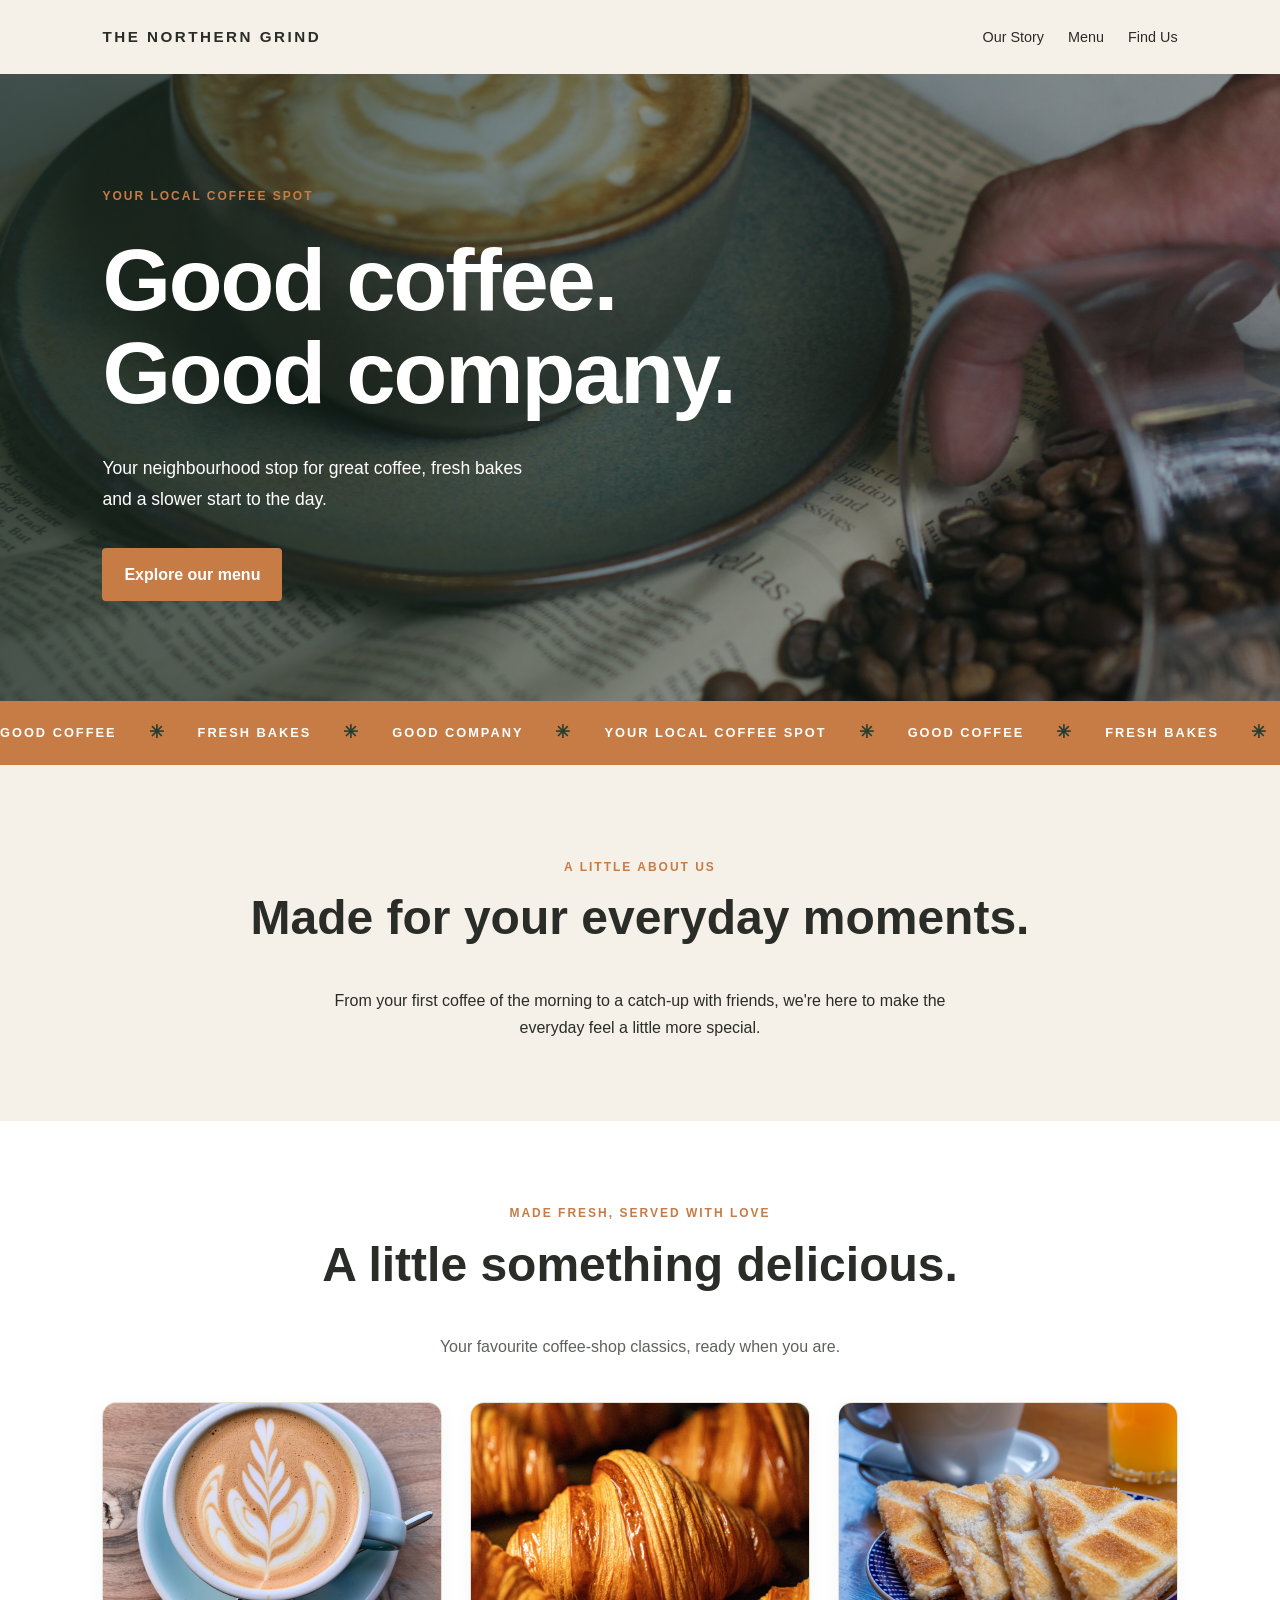
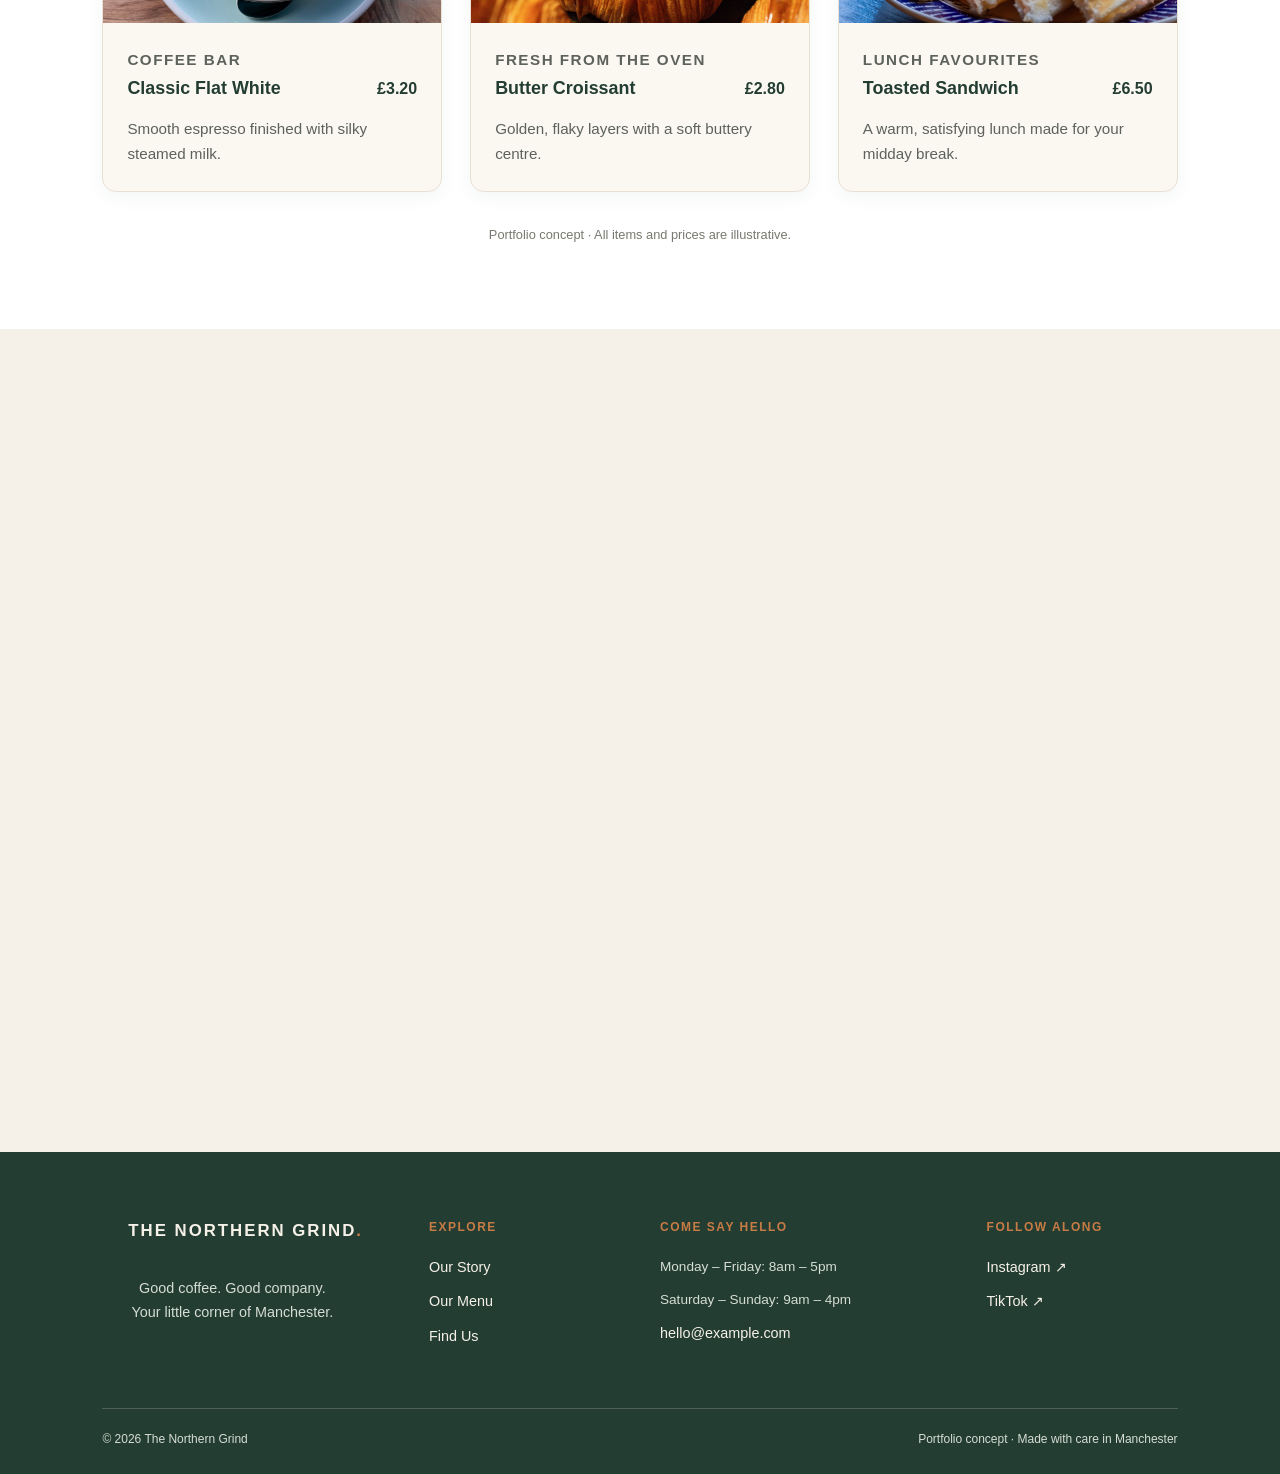
<file: index.html>
<!DOCTYPE html>
<html lang="en">

<head>
    <meta charset="UTF-8">
    <meta name="viewport" content="width=device-width, initial-scale=1.0">
    <meta name="description"
        content="Discover The Northern Grind, a welcoming café concept in Manchester for good coffee, fresh bakes and good company.">
    <title>The Northern Grind | Coffee & Good Company</title>
    <link rel="stylesheet" href="style.css">
</head>

<body>


    <header class="header">
        <a class="logo" href="#">THE NORTHERN GRIND</a>

        <button class="menu-toggle" type="button" aria-label="Open navigation menu" aria-expanded="false"
            aria-controls="main-navigation">
            <span></span>
            <span></span>
            <span></span>
        </button>

        <nav class="navigation" id="main-navigation" aria-label="Main navigation">
            <a href="#story">Our Story</a>
            <a href="#menu">Menu</a>
            <a href="#visit">Find Us</a>
        </nav>
    </header>


    <main>
        <section class="hero">
            <p class="eyebrow">YOUR LOCAL COFFEE SPOT</p>
            <h1>Good coffee.<br>Good company.</h1>
            <p class="hero-text">
                Your neighbourhood stop for great coffee,
                fresh bakes and a slower start to the day.
            </p>
            <a class="button" href="#menu">Explore our menu</a>
        </section>

        <section class="ticker" aria-label="What makes us special">
            <div class="ticker-track">

                <div class="ticker-group">
                    <span>GOOD COFFEE</span>
                    <span class="ticker-star">✳</span>
                    <span>FRESH BAKES</span>
                    <span class="ticker-star">✳</span>
                    <span>GOOD COMPANY</span>
                    <span class="ticker-star">✳</span>
                    <span>YOUR LOCAL COFFEE SPOT</span>
                    <span class="ticker-star">✳</span>
                </div>

                <div class="ticker-group" aria-hidden="true">
                    <span>GOOD COFFEE</span>
                    <span class="ticker-star">✳</span>
                    <span>FRESH BAKES</span>
                    <span class="ticker-star">✳</span>
                    <span>GOOD COMPANY</span>
                    <span class="ticker-star">✳</span>
                    <span>YOUR LOCAL COFFEE SPOT</span>
                    <span class="ticker-star">✳</span>
                </div>

                <div class="ticker-group" aria-hidden="true">
                    <span>GOOD COFFEE</span>
                    <span class="ticker-star">✳</span>
                    <span>FRESH BAKES</span>
                    <span class="ticker-star">✳</span>
                    <span>GOOD COMPANY</span>
                    <span class="ticker-star">✳</span>
                    <span>YOUR LOCAL COFFEE SPOT</span>
                    <span class="ticker-star">✳</span>
                </div>

                <div class="ticker-group" aria-hidden="true">
                    <span>GOOD COFFEE</span>
                    <span class="ticker-star">✳</span>
                    <span>FRESH BAKES</span>
                    <span class="ticker-star">✳</span>
                    <span>GOOD COMPANY</span>
                    <span class="ticker-star">✳</span>
                    <span>YOUR LOCAL COFFEE SPOT</span>
                    <span class="ticker-star">✳</span>
                </div>

            </div>
        </section>

        <section class="intro" id="story">
            <p class="eyebrow">A LITTLE ABOUT US</p>
            <h2>Made for your everyday moments.</h2>
            <p>
                From your first coffee of the morning to a catch-up
                with friends, we're here to make the everyday feel
                a little more special.
            </p>
        </section>

        <section class="menu" id="menu">
            <p class="eyebrow">MADE FRESH, SERVED WITH LOVE</p>
            <h2>A little something delicious.</h2>
            <p class="menu-intro">
                Your favourite coffee-shop classics, ready when you are.
            </p>

            <div class="menu-grid">
                <article class="menu-card">
                    <img class="menu-photo" src="images/flatwhite.jpg" alt="Freshly prepared flat white coffee"
                        loading="lazy">
                    <div class="menu-content">
                        <p class="menu-category">COFFEE BAR</p>
                        <div class="menu-title-row">
                            <h3>Classic Flat White</h3>
                            <span class="menu-price">£3.20</span>
                        </div>
                        <p>Smooth espresso finished with silky steamed milk.</p>
                    </div>
                </article>

                <article class="menu-card">
                    <img class="menu-photo" src="images/croissant.jpg" alt="Golden, flaky fresh pastry" loading="lazy">
                    <div class="menu-content">
                        <p class="menu-category">FRESH FROM THE OVEN</p>
                        <div class="menu-title-row">
                            <h3>Butter Croissant</h3>
                            <span class="menu-price">£2.80</span>
                        </div>
                        <p>Golden, flaky layers with a soft buttery centre.</p>
                    </div>
                </article>

                <article class="menu-card">
                    <img class="menu-photo" src="images/toasted.jpg" alt="Freshly prepared café sandwich"
                        loading="lazy">
                    <div class="menu-content">
                        <p class="menu-category">LUNCH FAVOURITES</p>
                        <div class="menu-title-row">
                            <h3>Toasted Sandwich</h3>
                            <span class="menu-price">£6.50</span>
                        </div>
                        <p>A warm, satisfying lunch made for your midday break.</p>
                    </div>
                </article>
            </div>

            <p class="menu-note">
                Portfolio concept · All items and prices are illustrative.
            </p>
        </section>


        <section class="visit" id="visit">
            <div class="visit-container">

                <div class="visit-info">
                    <p class="eyebrow">COME SAY HELLO</p>
                    <h2>Your next coffee is waiting.</h2>
                    <p class="visit-description">
                        Whether you're grabbing your morning coffee or settling
                        in for a catch-up, we'd love to see you.
                    </p>

                    <div class="visit-detail">
                        <span class="detail-icon" aria-hidden="true">⌖</span>
                        <div>
                            <h3>FIND US</h3>
                            <p>Manchester, United Kingdom</p>
                            <p class="detail-muted">Our little corner of the city.</p>
                        </div>
                    </div>

                    <div class="visit-detail">
                        <span class="detail-icon" aria-hidden="true">◷</span>
                        <div>
                            <h3>OPENING HOURS</h3>
                            <p>Monday – Friday <span>8am – 5pm</span></p>
                            <p>Saturday – Sunday <span>9am – 4pm</span></p>
                        </div>
                    </div>

                    <div class="visit-detail">
                        <span class="detail-icon" aria-hidden="true">✉</span>
                        <div>
                            <h3>GET IN TOUCH</h3>
                            <a href="mailto:hello@example.com">hello@example.com</a>
                        </div>
                    </div>

                    <a class="button visit-button" href="mailto:hello@example.com">
                        Say hello to us ↗
                    </a>
                </div>

                <div class="visit-card">
                    <div class="visit-card-decoration" aria-hidden="true"></div>
                    <p class="eyebrow">YOUR LOCAL COFFEE SPOT</p>
                    <h3>Good things<br>are brewing.</h3>
                    <p>Fresh coffee, friendly faces and a little time for yourself.</p>
                    <div class="visit-card-bottom">
                        <span>THE NORTHERN GRIND</span>
                        <span>EST. 2026</span>
                    </div>
                </div>

            </div>
        </section>

    </main>


    <footer class="footer">
        <div class="footer-main">

            <div class="footer-brand">
                <a class="footer-logo" href="#">THE NORTHERN GRIND<span>.</span></a>
                <p>Good coffee. Good company.<br>
                    Your little corner of Manchester.</p>
            </div>

            <div class="footer-links">
                <h3>EXPLORE</h3>
                <a href="#story">Our Story</a>
                <a href="#menu">Our Menu</a>
                <a href="#visit">Find Us</a>
            </div>

            <div class="footer-hours">
                <h3>COME SAY HELLO</h3>
                <p>Monday – Friday: 8am – 5pm</p>
                <p>Saturday – Sunday: 9am – 4pm</p>
                <a href="mailto:hello@example.com">hello@example.com</a>
            </div>

            <div class="footer-socials">
                <h3>FOLLOW ALONG</h3>
                <a href="https://www.instagram.com/" target="_blank" rel="noopener noreferrer">Instagram ↗</a>
                <a href="https://www.tiktok.com/" target="_blank" rel="noopener noreferrer">TikTok ↗</a>
            </div>

        </div>

        <div class="footer-bottom">
            <p>© 2026 The Northern Grind</p>
            <p>Portfolio concept · Made with care in Manchester</p>
        </div>
    </footer>

    <script src="script.js"></script>
</body>

</html>
</file>
<file: style.css>
:root {
  --cream: #f6f1e8;
  --green: #243d32;
  --orange: #c77b45;
  --text: #292c27;
  --white: #ffffff;
}

* {
  box-sizing: border-box;
}

html {
  scroll-behavior: smooth;
}

body {
  margin: 0;
  font-family: Arial, sans-serif;
  background: var(--cream);
  color: var(--text);
  line-height: 1.6;
}

a {
  color: inherit;
}

.header {
  display: flex;
  justify-content: space-between;
  align-items: center;
  gap: 24px;
  padding: 24px 8%;
  background: var(--cream);
}

.logo {
  font-size: 0.95rem;
  font-weight: 800;
  letter-spacing: 2px;
  text-decoration: none;
}

nav {
  display: flex;
  gap: 24px;
}

nav a {
  text-decoration: none;
  font-size: 0.9rem;
}

nav a:hover {
  color: var(--orange);
}

.hero {
  min-height: 520px;
  padding: 100px 8%;
  display: flex;
  flex-direction: column;
  justify-content: center;
  align-items: flex-start;
  background-color: var(--green);
  background-image:
    linear-gradient(90deg,
      rgba(25, 43, 34, 0.72),
      rgba(25, 43, 34, 0.20)),
    url("./images/mug.jpg");
  background-position: center;
  background-size: 100% 100%, cover;
  background-repeat: no-repeat;
  color: white;
  animation: heroZoom 18s ease-in-out infinite alternate;
}

@keyframes heroZoom {
  from {
    background-size: 100% 100%, 100% auto;
  }

  to {
    background-size: 100% 100%, 115% auto;
  }
}

.button {
  transition: transform 0.25s ease, opacity 0.25s ease;
}

.button:hover {
  transform: translateY(-3px);
  opacity: 0.9;
}

.eyebrow {
  color: var(--orange);
  font-size: 0.75rem;
  font-weight: 800;
  letter-spacing: 2px;
}

.hero h1 {
  max-width: 650px;
  margin: 16px 0;
  font-size: clamp(3rem, 7vw, 5.5rem);
  line-height: 1.05;
}

.hero-text {
  max-width: 440px;
  margin-bottom: 32px;
}

.button {
  display: inline-block;
  padding: 13px 22px;
  background: var(--orange);
  color: var(--white);
  text-decoration: none;
  font-weight: 700;
  border-radius: 4px;
}

.button:hover {
  opacity: 0.85;
}

.intro {
  padding: 80px 8%;
  text-align: center;
}

.intro h2,
.menu h2,
.visit h2 {
  margin-top: 8px;
  font-size: clamp(2rem, 4vw, 3rem);
  line-height: 1.2;
}

.intro>p:last-child {
  max-width: 620px;
  margin: 20px auto 0;
}

.menu {
  padding: 70px 8%;
  background: var(--white);
  text-align: center;
}

.menu-grid {
  display: grid;
  grid-template-columns: repeat(3, minmax(0, 1fr));
  gap: 28px;
  margin-top: 42px;
  text-align: left;
}

@media (max-width: 850px) {
  .menu-grid {
    grid-template-columns: repeat(2, minmax(0, 1fr));
  }
}

@media (max-width: 560px) {
  .menu-grid {
    grid-template-columns: 1fr;
    gap: 18px;
  }
}

.menu-card {
  padding: 32px 24px;
  background: var(--cream);
  border-radius: 8px;
}

.menu-icon {
  display: inline-block;
  font-size: 2.5rem;
  margin-bottom: 10px;
  transition: transform 0.3s ease;
}

.menu-card:hover .menu-icon {
  transform: scale(1.15) rotate(-5deg);
}

.menu-card h3 {
  margin: 8px 0;
  color: var(--green);
  font-size: 1.25rem;
}

footer {
  padding: 24px;
  background: var(--green);
  color: var(--cream);
  text-align: center;
  font-size: 0.85rem;
}

@media (max-width: 650px) {

  .header {
    position: relative;
    display: flex;
    flex-direction: row;
    flex-wrap: nowrap;
    justify-content: space-between;
    align-items: center;
    gap: 12px;
    padding: 16px 7%;
  }


  nav {
    gap: 16px;
  }

  .menu-grid {
    grid-template-columns: 1fr;
  }

  .intro,
  .menu,
  .visit {
    padding: 55px 7%;
  }
}

body {
  font-family: "Trebuchet MS", Arial, sans-serif;
  line-height: 1.7;
}

.logo {
  letter-spacing: 2.5px;
}

nav a {
  transition: color 0.2s ease;
}

.hero h1 {
  letter-spacing: -2px;
  max-width: 700px;
}

.hero-text {
  font-size: 1.1rem;
  line-height: 1.8;
}

.menu-card {
  position: relative;
  overflow: hidden;
  padding: 36px 26px;
  background: #fbf8f2;
  border: 1px solid #e8e0d4;
  border-radius: 14px;
  box-shadow: 0 5px 18px rgba(36, 61, 50, 0.05);
  transition:
    transform 0.3s ease,
    box-shadow 0.3s ease,
    border-color 0.3s ease;
}

.menu-card:hover {
  transform: translateY(-8px);
  box-shadow: 0 16px 32px rgba(36, 61, 50, 0.12);
  border-color: var(--orange);
}

.menu-card p {
  color: #5d625b;
  margin-bottom: 0;
  font-size: 0.95rem;
  line-height: 1.7;
}

@media (hover: none) {
  .menu-card:hover {
    transform: none;
    box-shadow: 0 5px 18px rgba(36, 61, 50, 0.05);
  }

  .menu-card:hover .menu-icon {
    transform: none;
  }
}

@media (prefers-reduced-motion: reduce) {

  .menu-card,
  .menu-icon {
    transition: none;
  }
}

@media (max-width: 650px) {
  .hero {
    min-height: 470px;
    padding: 70px 7%;
    background-size: 100% 100%, cover;
    background-position: center;
    background-repeat: no-repeat;
    animation: none;
  }

  .hero h1 {
    letter-spacing: -1px;
  }
}

.reveal {
  opacity: 0;
  transform: translateY(25px);
  transition: opacity 0.7s ease, transform 0.7s ease;
}

.reveal.visible {
  opacity: 1;
  transform: translateY(0);
}

@media (prefers-reduced-motion: reduce) {
  .reveal {
    opacity: 1;
    transform: none;
    transition: none;
  }
}

.ticker {
  overflow: hidden;
  width: 100%;
  background: var(--orange);
  color: var(--white);
  padding: 17px 0;
  white-space: nowrap;
}


.ticker-track {
  display: flex;
  width: max-content;
  will-change: transform;
  animation: tickerScroll 25s linear infinite;
}

.ticker-group {
  display: flex;
  flex: 0 0 auto;
  align-items: center;
  gap: 32px;
  padding-right: 32px;
}

.ticker-group span {
  flex: 0 0 auto;
  font-size: 0.8rem;
  font-weight: 800;
  letter-spacing: 2px;
}

.ticker-group .ticker-star {
  font-size: 1.1rem;
  color: var(--green);
}

@keyframes tickerScroll {
  from {
    transform: translateX(0);
  }

  to {
    transform: translateX(-25%);
  }
}

.ticker:hover .ticker-track {
  animation-play-state: paused;
}

@media (prefers-reduced-motion: reduce) {
  .ticker-track {
    animation: none;
  }
}

.menu-intro {
  max-width: 500px;
  margin: 16px auto 0;
  color: #5d625b;
}

.menu-photo {
  display: block;
  width: 100%;
  height: 220px;
  object-fit: cover;
  transition: transform 0.45s ease;
}

.menu-card {
  padding: 0;
  overflow: hidden;
  text-align: left;
}

.menu-card:hover .menu-photo {
  transform: scale(1.05);
}

.menu-content {
  padding: 24px;
}

.menu-category {
  margin: 0 0 10px;
  color: var(--orange);
  font-size: 0.68rem;
  font-weight: 800;
  letter-spacing: 1.5px;
}

.menu-title-row {
  display: flex;
  align-items: baseline;
  justify-content: space-between;
  gap: 12px;
}

.menu-title-row h3 {
  margin: 0;
  font-size: 1.12rem;
}

.menu-price {
  flex-shrink: 0;
  color: var(--green);
  font-weight: 800;
}

.menu-content>p:last-child {
  margin: 12px 0 0;
}

.menu-note {
  margin-top: 32px;
  font-size: 0.8rem;
  color: #77796f;
}

@media (prefers-reduced-motion: reduce) {
  .menu-photo {
    transition: none;
  }
}

.footer {
  background: var(--green);
  color: var(--cream);
  padding: 65px 8% 24px;
}

.footer-main {
  display: grid;
  grid-template-columns: 1.5fr 1fr 1.5fr 1fr;
  gap: 40px;
  padding-bottom: 50px;
}

.footer-logo {
  display: inline-block;
  margin-bottom: 16px;
  color: var(--cream);
  font-size: 1.05rem;
  font-weight: 800;
  letter-spacing: 2px;
  text-decoration: none;
}

.footer-logo span {
  color: var(--orange);
}

.footer-brand p {
  max-width: 260px;
  color: #d5ddd5;
  font-size: 0.9rem;
}

.footer h3 {
  margin: 0 0 18px;
  color: var(--orange);
  font-size: 0.75rem;
  letter-spacing: 1.5px;
}

.footer-links,
.footer-hours,
.footer-socials {
  display: flex;
  flex-direction: column;
  align-items: flex-start;
}

.footer-links a,
.footer-socials a,
.footer-hours a {
  margin-bottom: 10px;
  color: var(--cream);
  font-size: 0.9rem;
  text-decoration: none;
  transition: color 0.2s ease;
}

.footer-links a:hover,
.footer-socials a:hover,
.footer-hours a:hover {
  color: var(--orange);
}

.footer-hours p {
  margin: 0 0 10px;
  color: #d5ddd5;
  font-size: 0.85rem;
}

.footer-bottom {
  display: flex;
  justify-content: space-between;
  gap: 20px;
  border-top: 1px solid rgba(246, 241, 232, 0.2);
  padding-top: 20px;
}

.footer-bottom p {
  margin: 0;
  color: #d5ddd5;
  font-size: 0.75rem;
}

@media (max-width: 900px) {
  .footer-main {
    grid-template-columns: repeat(2, minmax(0, 1fr));
    gap: 35px;
  }
}

@media (max-width: 560px) {
  .footer {
    padding: 50px 7% 22px;
  }

  .footer-main {
    grid-template-columns: 1fr;
    gap: 30px;
  }

  .footer-bottom {
    flex-direction: column;
    gap: 8px;
  }
}

.visit {
  padding: 100px 8%;
  background: var(--cream);
}

.visit-container {
  display: grid;
  grid-template-columns: 1.1fr 0.9fr;
  align-items: center;
  gap: 70px;
  max-width: 1200px;
  margin: 0 auto;
}

.visit-info h2 {
  max-width: 500px;
  margin: 0 0 18px;
  color: var(--green);
  font-size: clamp(2rem, 4vw, 3.2rem);
  line-height: 1.15;
  letter-spacing: -1.5px;
}

.visit-description {
  max-width: 480px;
  margin-bottom: 35px;
  color: #686a61;
}

.visit-detail {
  display: flex;
  align-items: flex-start;
  gap: 16px;
  margin-bottom: 25px;
}

.detail-icon {
  display: grid;
  flex-shrink: 0;
  place-items: center;
  width: 42px;
  height: 42px;
  border-radius: 50%;
  background: #e9e5d9;
  color: var(--green);
  font-size: 1.35rem;
}

.visit-detail h3 {
  margin: 0 0 5px;
  color: var(--green);
  font-size: 0.75rem;
  letter-spacing: 1.3px;
}

.visit-detail p {
  margin: 0 0 4px;
  font-size: 0.9rem;
}

.visit-detail p span {
  margin-left: 8px;
  color: #686a61;
}

.visit-detail .detail-muted {
  color: #77796f;
  font-size: 0.82rem;
}

.visit-detail a {
  color: var(--green);
  text-decoration-color: var(--orange);
  text-underline-offset: 4px;
}

.visit-button {
  display: inline-block;
  margin-top: 10px;
}

.visit-card {
  position: relative;
  display: flex;
  flex-direction: column;
  justify-content: center;
  min-height: 430px;
  overflow: hidden;
  padding: 45px;
  border-radius: 18px;
  background: var(--green);
  color: var(--cream);
  box-shadow: 0 18px 45px rgba(36, 61, 50, 0.12);
}

.visit-card .eyebrow {
  position: relative;
  z-index: 1;
  color: #e5a474;
  font-size: 0.72rem;
  font-weight: 800;
  letter-spacing: 2px;
}

.visit-card h3 {
  position: relative;
  z-index: 1;
  margin: 18px 0;
  font-size: clamp(2.3rem, 4vw, 3.6rem);
  line-height: 1.08;
  letter-spacing: -1.5px;
}

.visit-card>p:not(.eyebrow) {
  position: relative;
  z-index: 1;
  max-width: 300px;
  color: #d5ddd5;
  line-height: 1.8;
}

.visit-card-decoration {
  position: absolute;
  top: 25px;
  right: 20px;
  width: 110px;
  height: 110px;
  color: rgba(199, 123, 69, 0.25);
  pointer-events: none;
  transition: transform 0.6s ease, color 0.35s ease;
}

.visit-card-bottom {
  display: flex;
  justify-content: space-between;
  gap: 12px;
  margin-top: 45px;
  padding-top: 20px;
  border-top: 1px solid rgba(246, 241, 232, 0.25);
  color: #d5ddd5;
  font-size: 0.65rem;
  font-weight: 800;
  letter-spacing: 1.5px;
}

@media (max-width: 850px) {
  .visit-container {
    grid-template-columns: 1fr;
    gap: 45px;
  }

  .visit-card {
    min-height: 350px;
  }
}

@media (max-width: 560px) {
  .visit {
    padding: 70px 7%;
  }

  .visit-card {
    min-height: 340px;
    padding: 30px;
  }

  .visit-detail p span {
    display: block;
    margin-left: 0;
  }

  .visit-card-bottom {
    font-size: 0.58rem;
  }
}

.visit-card {
  transition:
    transform 0.35s ease,
    box-shadow 0.35s ease,
    background-color 0.35s ease;
}

.visit-card:hover {
  transform: translateY(-8px);
  box-shadow: 0 28px 55px rgba(36, 61, 50, 0.22);
  background-color: #2d4b3d;
}

.visit-card-decoration {
  transition: transform 0.6s ease, color 0.35s ease;
}

.visit-card-decoration::before {
  content: "";
  position: absolute;
  inset: 0;
  background: currentColor;
  clip-path: polygon(
    50% 0%, 61% 35%, 95% 15%,
    75% 45%, 100% 50%, 75% 55%,
    95% 85%, 61% 65%, 50% 100%,
    39% 65%, 5% 85%, 25% 55%,
    0% 50%, 25% 45%, 5% 15%,
    39% 35%
  );
}

.visit-card:hover .visit-card-decoration {
  transform: rotate(45deg) scale(1.08);
  color: rgba(199, 123, 69, 0.4);
}

.visit-card:hover .visit-card-decoration {
  transform: rotate(45deg) scale(1.08);
  color: rgba(199, 123, 69, 0.4);
}

@media (prefers-reduced-motion: reduce) {

  .visit-card,
  .visit-card-decoration {
    transition: none;
  }

  .visit-card:hover {
    transform: none;
  }

  .visit-card:hover .visit-card-decoration {
    transform: none;
  }
}

.menu-toggle {
  display: none;
  flex-direction: column;
  justify-content: center;
  align-items: center;
  gap: 5px;
  width: 44px;
  height: 44px;
  padding: 8px;
  border: 1px solid rgba(36, 61, 50, 0.2);
  border-radius: 8px;
  background: transparent;
  cursor: pointer;
}

.menu-toggle span {
  display: block;
  width: 21px;
  height: 2px;
  border-radius: 2px;
  background: var(--green);
  transition: transform 0.25s ease, opacity 0.25s ease;
}

@media (max-width: 650px) {
  .header {
    position: relative;
    flex-wrap: wrap;
    padding: 18px 7%;
  }


  .logo {
    flex: 1;
    min-width: 0;
    font-size: clamp(0.7rem, 3.2vw, 0.8rem);
    letter-spacing: 1.2px;
    white-space: nowrap;
  }

  .menu-toggle {
    display: flex;
    flex: 0 0 44px;
    margin-left: 0;
  }


  .navigation {
    display: none;
    flex-basis: 100%;
    flex-direction: column;
    align-items: stretch;
    gap: 0;
    padding-top: 12px;
  }

  .navigation.is-open {
    display: flex;
  }

  .navigation a {
    padding: 13px 4px;
    border-top: 1px solid rgba(36, 61, 50, 0.12);
    font-size: 0.95rem;
  }

  .menu-toggle.is-open span:first-child {
    transform: translateY(7px) rotate(45deg);
  }

  .menu-toggle.is-open span:nth-child(2) {
    opacity: 0;
  }

  .menu-toggle.is-open span:last-child {
    transform: translateY(-7px) rotate(-45deg);
  }
}

@media (prefers-reduced-motion: reduce) {
  .menu-toggle span {
    transition: none;
  }
}
</file>
